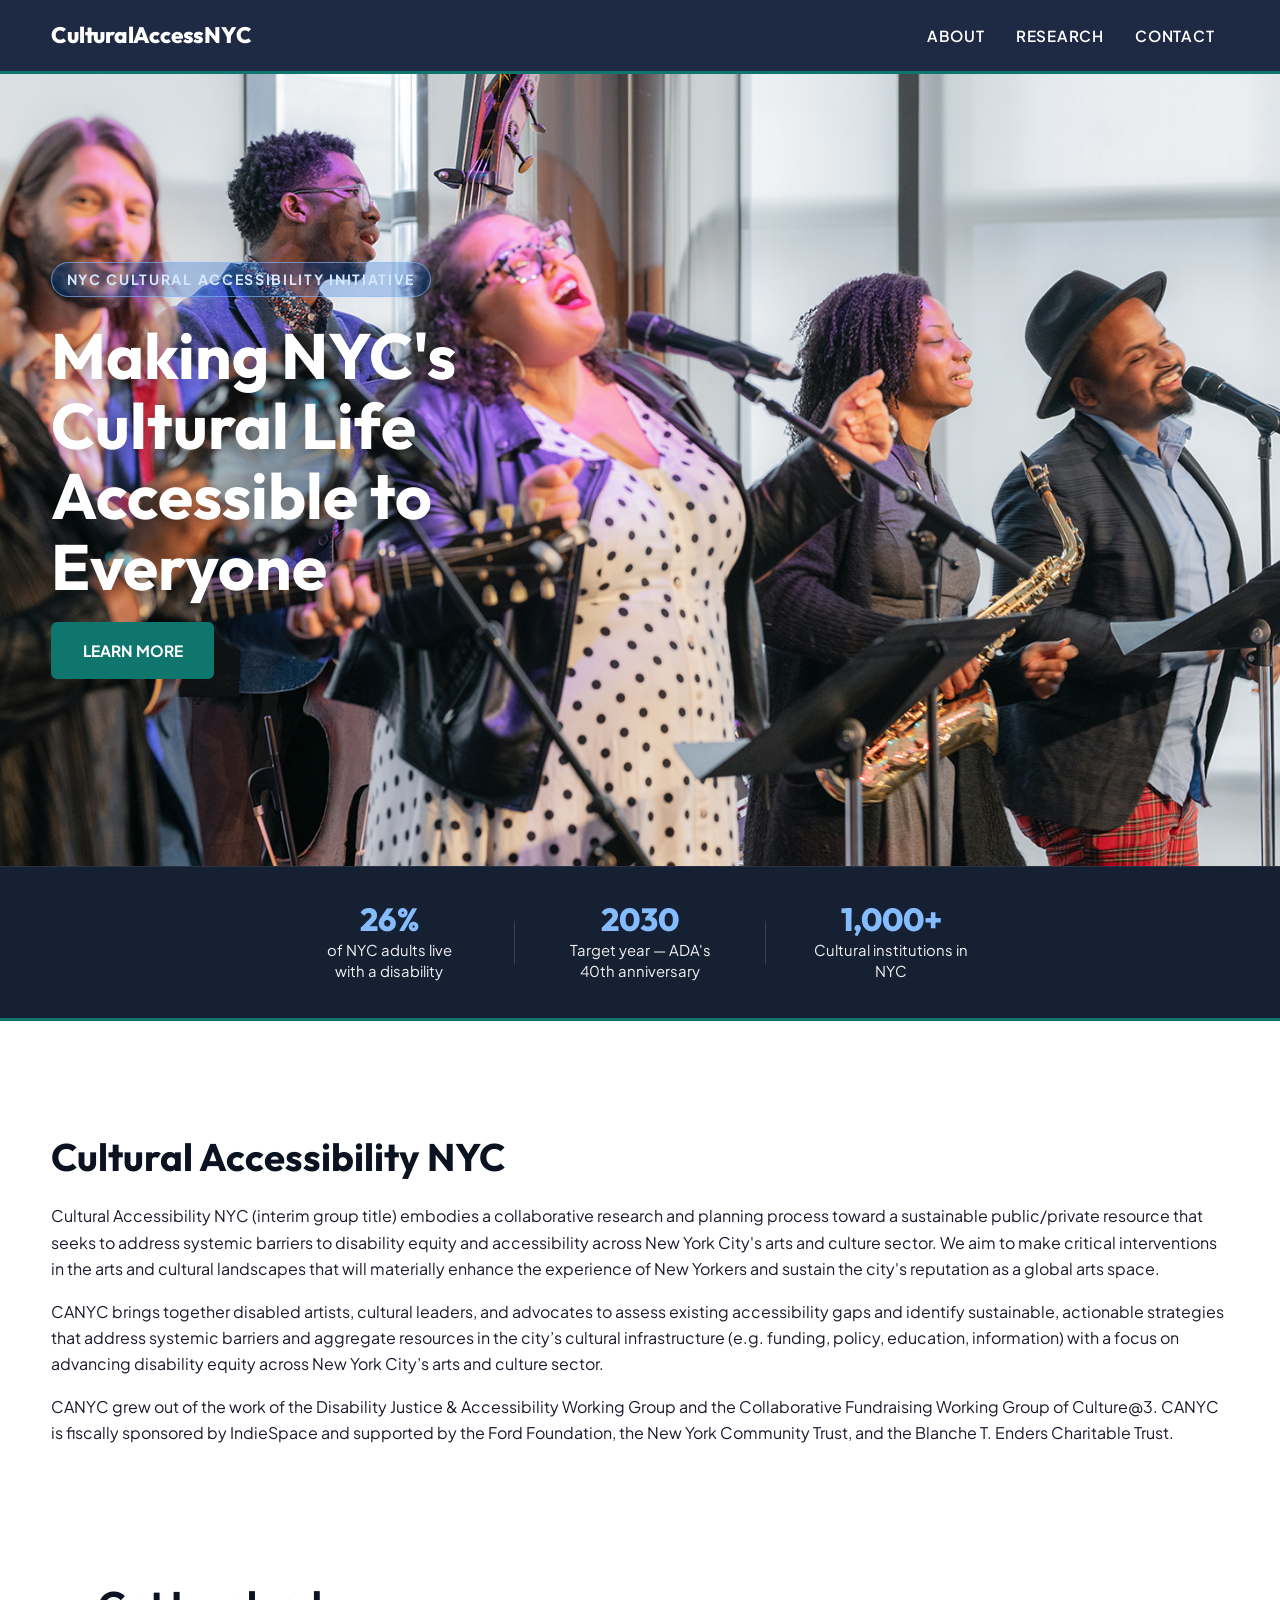
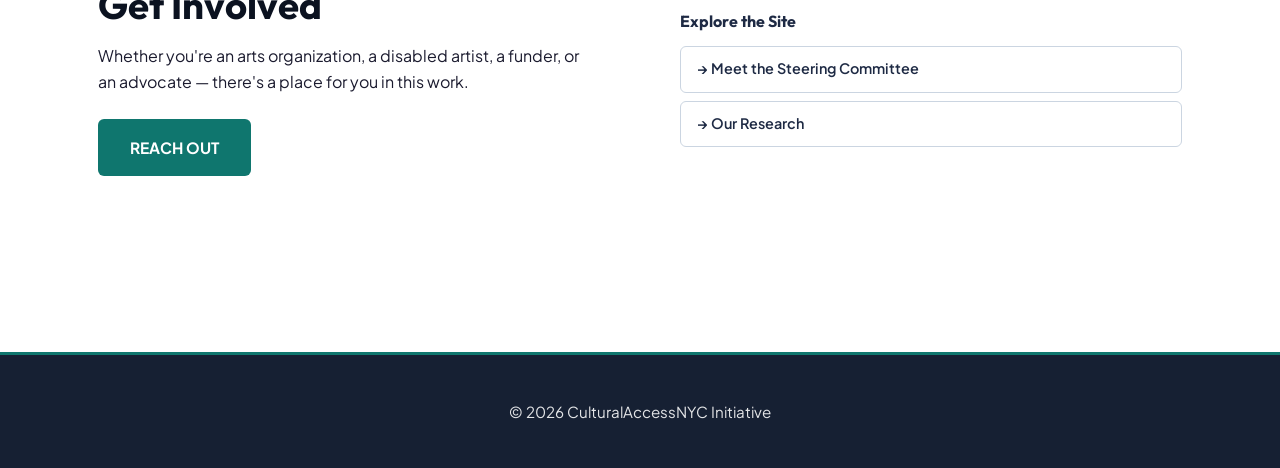
<file: index.html>
<!DOCTYPE html>
<html lang="en">
<head>
<meta charset="UTF-8">
<meta name="viewport" content="width=device-width, initial-scale=1.0">
<title>CulturalAccessNYC</title>
<link rel="stylesheet" href="style.css">
</head>
<body>
<a class="skip-link" href="#main-content">Skip to main content</a>
<header class="site-header" role="banner">
  <div class="container header-inner">
    <a href="index.html" class="logo" aria-label="CulturalAccessNYC — Home">CulturalAccessNYC</a>
    <nav aria-label="Primary navigation">
      <input type="checkbox" id="check" aria-hidden="true">
      <label for="check" class="checkbtn" aria-label="Open navigation menu" role="button" tabindex="0">☰</label>
      <ul class="nav-list" role="list">
        <li><a href="about.html">About</a></li>
        <li><a href="projects.html">Research</a></li>
        <li><a href="contact.html">Contact</a></li>
      </ul>
    </nav>
  </div>
</header>
<main id="main-content">
  <section class="hero" aria-label="Introduction">
    <div class="container">
      <div class="hero-card">
        <span class="hero-eyebrow">NYC Cultural Accessibility Initiative</span>
        <h1>Making NYC's Cultural Life Accessible to Everyone</h1>
        <a href="about.html" class="btn">Learn More</a>
      </div>
    </div>
  </section>

  <div class="stats-bar" role="region" aria-label="Key facts about disability in NYC">
    <div class="container stats-inner">
      <div class="stat-item">
        <span class="stat-num">26%</span>
        <span class="stat-label">of NYC adults live with a disability</span>
      </div>
      <div class="stat-divider" aria-hidden="true"></div>
      <div class="stat-item">
        <span class="stat-num">2030</span>
        <span class="stat-label">Target year — ADA's 40th anniversary</span>
      </div>
      <div class="stat-divider" aria-hidden="true"></div>
      <div class="stat-item">
        <span class="stat-num">1,000+</span>
        <span class="stat-label">Cultural institutions in NYC</span>
      </div>
    </div>
  </div>

  <section class="section section-light" aria-labelledby="focus-heading">
    <div class="container">
      <span class="section-label"></span>
      <h2 id="initiative-heading">Cultural Accessibility NYC</h2>
     <style>
  .intro-copy { margin-top: 1.5rem; margin-bottom: 3rem; }
  .intro-copy p { max-width: none; }
  .intro-copy p + p { margin-top: 1rem; }
</style>
<div class="intro-copy">
<p>Cultural Accessibility NYC (interim group title) embodies a collaborative research and planning process toward a sustainable public/private resource that seeks to address systemic barriers to disability equity and accessibility across New York City's arts and culture sector. We aim to make critical interventions in the arts and cultural landscapes that will materially enhance the experience of New Yorkers and sustain the city's reputation as a global arts space.</p>

<p>CANYC brings together disabled artists, cultural leaders, and advocates to assess existing accessibility gaps and identify sustainable, actionable strategies that address systemic barriers and aggregate resources in the city’s cultural infrastructure (e.g. funding, policy, education, information) with a focus on advancing disability equity across New York City’s arts and culture sector.</p>

<p>CANYC grew out of the work of the Disability Justice & Accessibility Working Group and the Collaborative Fundraising Working Group of Culture@3. CANYC is fiscally sponsored by IndieSpace and supported by the Ford Foundation, the New York Community Trust, and the Blanche T. Enders Charitable Trust.</p>

</div>

      

  <!-- CTA -->
  <section class="section section-light">
    <div class="container cta-split">
      <div class="cta-block-left">
        <h2 id="cta-heading">Get Involved</h2>
        <p>Whether you're an arts organization, a disabled artist, a funder, or an advocate — there's a place for you in this work.</p>
        <a href="contact.html" class="btn" style="margin-top: 1.5rem;">Reach Out</a>
      </div>
      <div class="cta-block-right" aria-label="Quick links">
        <h3>Explore the Site</h3>
        <ul class="quick-links" role="list">
          <li><a href="about.html" class="quick-link">→ Meet the Steering Committee</a></li>
          <li><a href="projects.html" class="quick-link">→ Our Research</a></li>
        </ul>
      </div>
    </div>
  </section>
</main>

<footer class="footer" role="contentinfo">
  <div class="container">
    <p>&copy; 2026 CulturalAccessNYC Initiative</p>
  </div>
</footer>
<script>
const checkbox = document.getElementById("check");
const label = document.querySelector(".checkbtn");
checkbox.addEventListener("change", function () {
  document.body.style.overflow = this.checked ? "hidden" : "";
  label.setAttribute("aria-label", this.checked ? "Close navigation menu" : "Open navigation menu");
});
label.addEventListener("keydown", function(e) {
  if (e.key === "Enter" || e.key === " ") {
    e.preventDefault();
    checkbox.checked = !checkbox.checked;
    checkbox.dispatchEvent(new Event("change"));
  }
});
</script>
</body>
</html>
</file>
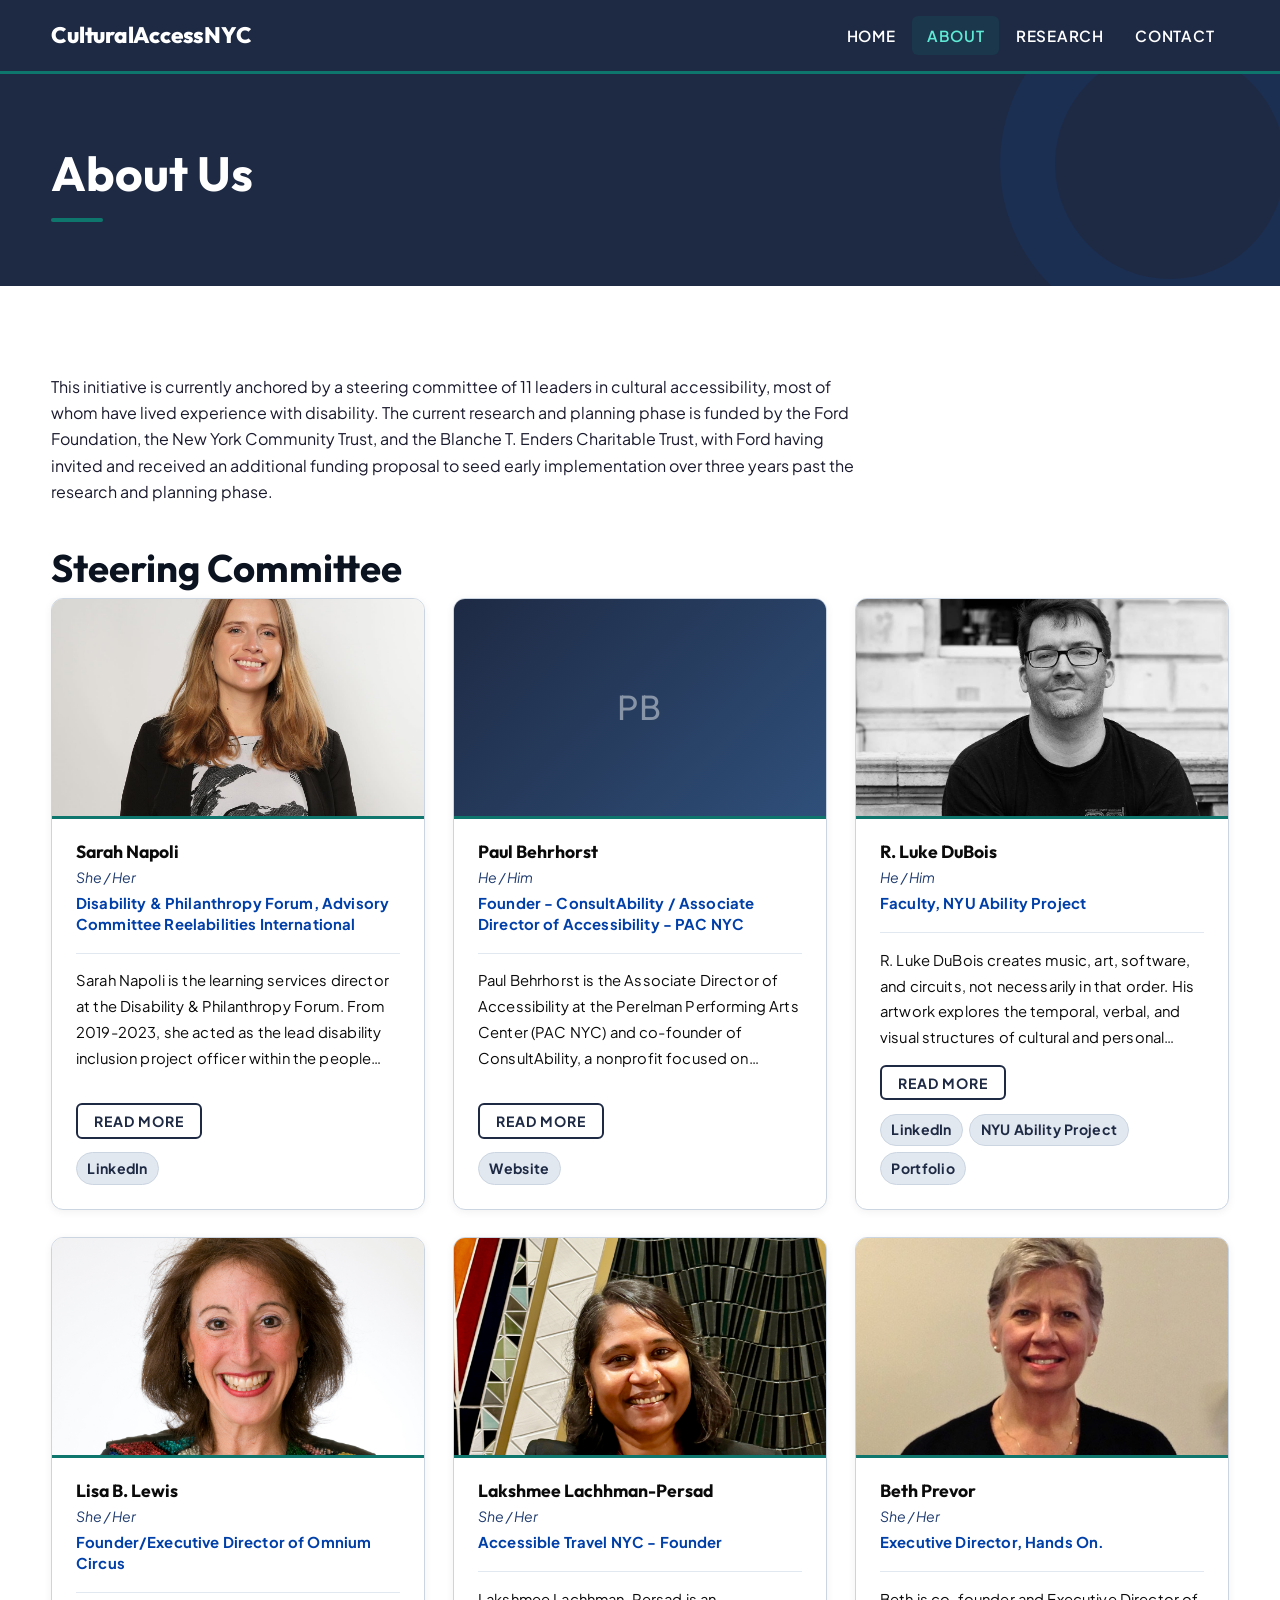
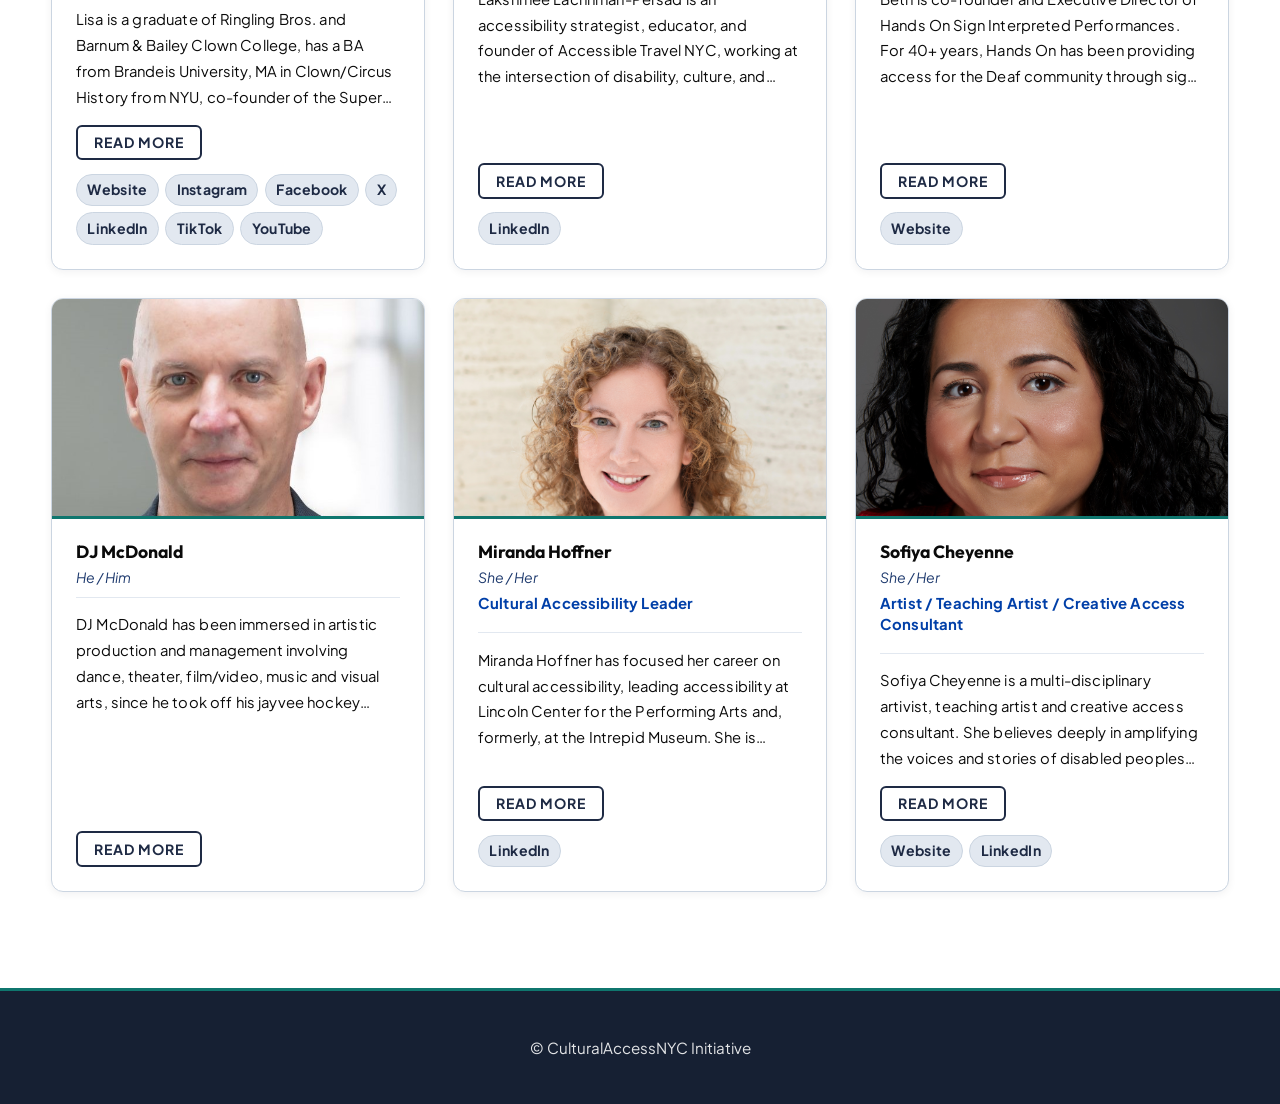
<file: about.html>
<!DOCTYPE html>
<html lang="en">
<head>
<meta charset="UTF-8">
<meta name="viewport" content="width=device-width, initial-scale=1.0">
<title>About | ADAptNYC2030</title>
<link rel="stylesheet" href="style.css">
</head>

<body>

<a class="skip-link" href="#main-content">Skip to main content</a>

<header class="site-header" role="banner">
  <div class="container header-inner">
    <a href="index.html" class="logo" aria-label="ADAptNYC2030 — Home">CulturalAccessNYC</a>
    <nav aria-label="Primary navigation">
      <input type="checkbox" id="check" aria-hidden="true">
      <label for="check" class="checkbtn" aria-label="Open navigation menu" role="button" tabindex="0">☰</label>
      <ul class="nav-list" role="list">
        <li><a href="index.html">Home</a></li>
        <li><a href="about.html" aria-current="page">About</a></li>
        <li><a href="projects.html">Research</a></li>
        <li><a href="contact.html">Contact</a></li>
      </ul>
    </nav>
  </div>
</header>

<main id="main-content">

  <section class="page-hero" aria-labelledby="page-title">
    <div class="container">
      <h1 id="page-title">About Us</h1>
    </div>
  </section>

  <section class="section section-light" aria-labelledby="committee-heading">
    <div class="container">
      <p>
This initiative is currently anchored by a steering committee of 11 leaders in cultural accessibility, most of whom have lived experience with disability. The current research and planning phase is funded by the Ford Foundation, the New York Community Trust, and the Blanche T. Enders Charitable Trust, with Ford having invited and received an additional funding proposal to seed early implementation over three years past the research and planning phase.

      </p>

      <h2 id="committee-heading" style="margin-top: 40px;">Steering Committee</h2>
      <div id="members-container" aria-live="polite" aria-label="Steering committee members"></div>
    </div>
  </section>

</main>

<footer class="footer" role="contentinfo">
  <div class="container">
    <p>&copy; CulturalAccessNYC Initiative</p>
  </div>
</footer>

<script>
const checkbox = document.getElementById("check");
const label = document.querySelector(".checkbtn");

checkbox.addEventListener("change", function () {
  document.body.style.overflow = this.checked ? "hidden" : "";
  label.setAttribute("aria-label", this.checked ? "Close navigation menu" : "Open navigation menu");
});

label.addEventListener("keydown", function(e) {
  if (e.key === "Enter" || e.key === " ") {
    e.preventDefault();
    checkbox.checked = !checkbox.checked;
    checkbox.dispatchEvent(new Event("change"));
  }
});
</script>
<script src="script.js"></script>
</body>
</html>
</file>
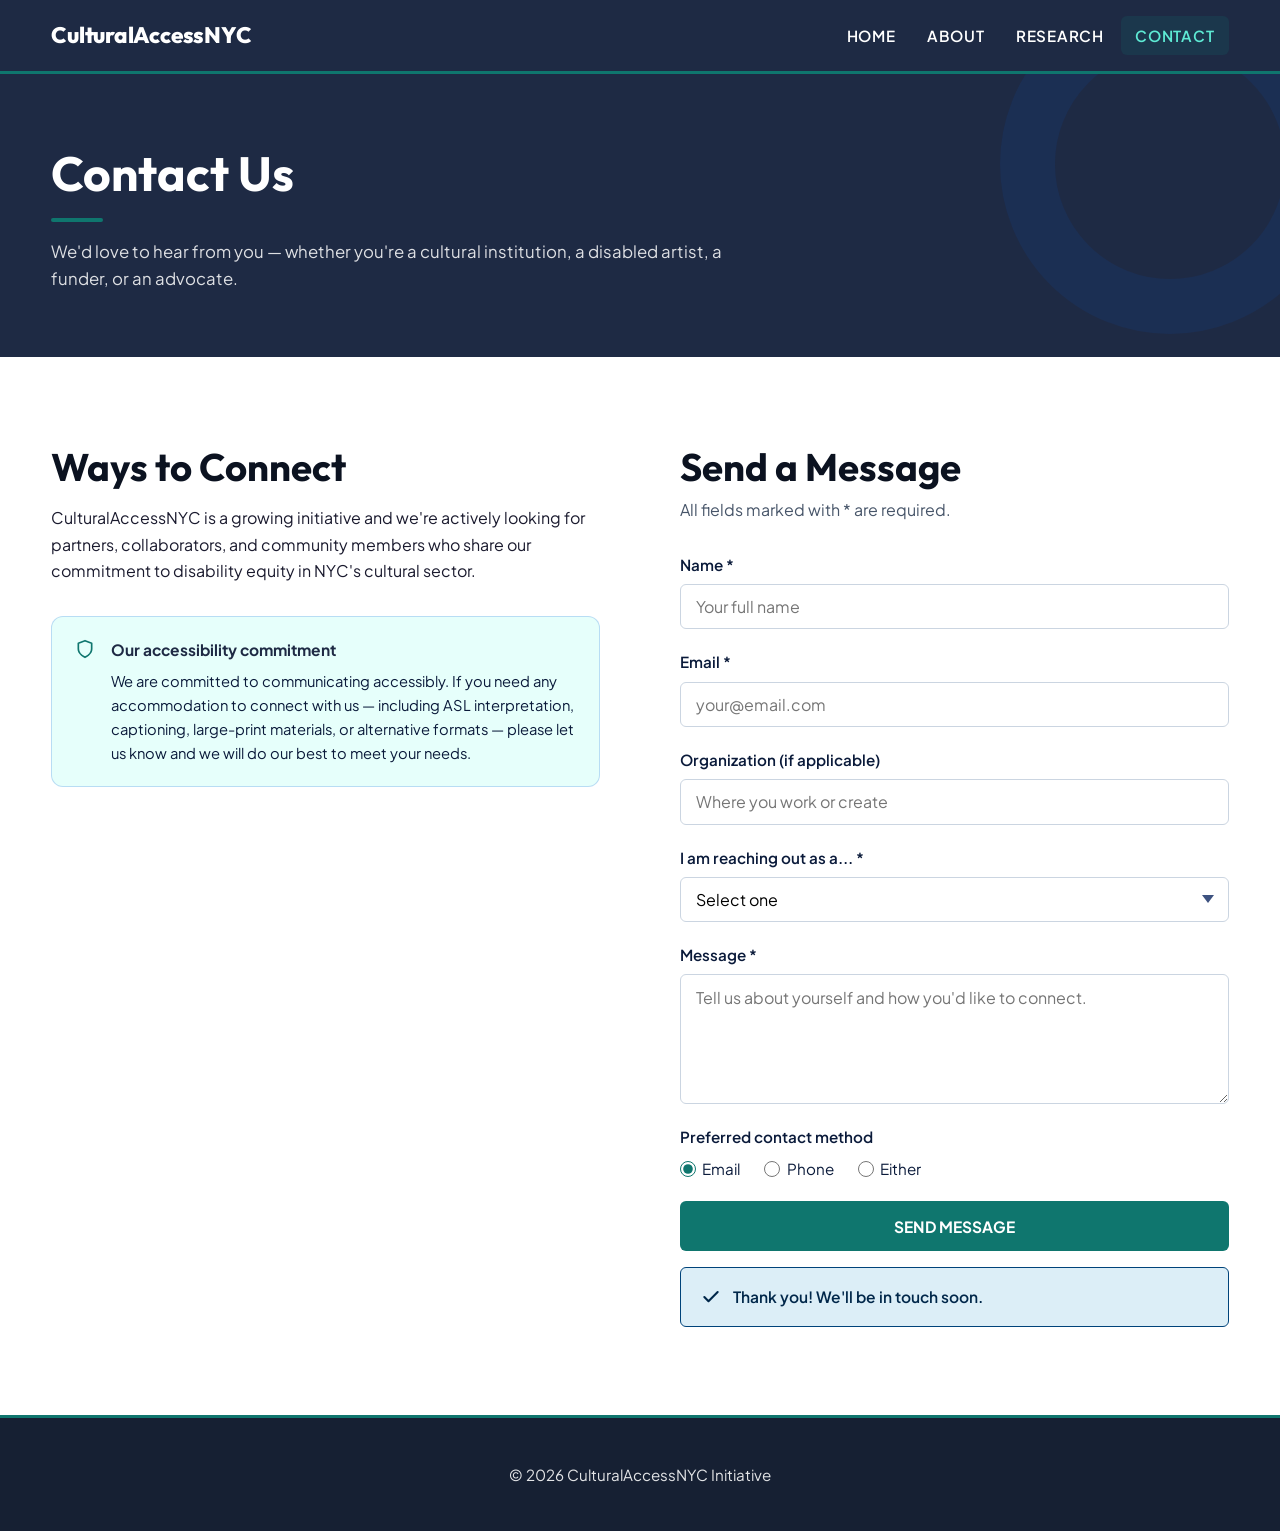
<file: contact.html>
<!DOCTYPE html>
<html lang="en">
<head>
<meta charset="UTF-8">
<meta name="viewport" content="width=device-width, initial-scale=1.0">
<title>Contact | CulturalAccessNYC</title>
<link rel="stylesheet" href="style.css">
</head>
<body>
<a class="skip-link" href="#main-content">Skip to main content</a>
<header class="site-header" role="banner">
  <div class="container header-inner">
    <a href="index.html" class="logo" aria-label="CulturalAccessNYC — Home">CulturalAccessNYC</a>
    <nav aria-label="Primary navigation">
      <input type="checkbox" id="check" aria-hidden="true">
      <label for="check" class="checkbtn" aria-label="Open navigation menu" role="button" tabindex="0">☰</label>
      <ul class="nav-list" role="list">
        <li><a href="index.html">Home</a></li>
        <li><a href="about.html">About</a></li>
        <li><a href="projects.html">Research</a></li>
        <li><a href="contact.html" aria-current="page">Contact</a></li>
      </ul>
    </nav>
  </div>
</header>
<main id="main-content">

  <section class="page-hero" aria-labelledby="page-title">
    <div class="container">
      <h1 id="page-title">Contact Us</h1>
      <p class="page-hero-sub">We'd love to hear from you — whether you're a cultural institution, a disabled artist, a funder, or an advocate.</p>
    </div>
  </section>

  <section class="section section-light" aria-labelledby="contact-heading">
    <div class="container contact-layout">

      <!-- Ways to connect -->
      <div class="contact-info">
        <h2 id="contact-heading">Ways to Connect</h2>
        <p style="margin-bottom: 2rem;">CulturalAccessNYC is a growing initiative and we're actively looking for partners, collaborators, and community members who share our commitment to disability equity in NYC's cultural sector.</p>

        <div class="accessibility-note" role="note" aria-label="Accessibility commitment">
          <div class="accessibility-note-icon" aria-hidden="true">
            <svg width="20" height="20" viewBox="0 0 24 24" fill="none" stroke="currentColor" stroke-width="2" stroke-linecap="round" stroke-linejoin="round"><path d="M12 22s8-4 8-10V5l-8-3-8 3v7c0 6 8 10 8 10z"/></svg>
          </div>
          <div>
            <strong>Our accessibility commitment</strong>
            <p>We are committed to communicating accessibly. If you need any accommodation to connect with us — including ASL interpretation, captioning, large-print materials, or alternative formats — please let us know and we will do our best to meet your needs.</p>
          </div>
        </div>
      </div>

      <!-- Contact form -->
      <div class="contact-form-wrap">
        <h2>Send a Message</h2>
        <p style="margin-bottom: 1.75rem; color: var(--text-muted);">All fields marked with * are required.</p>
        <div class="contact-form" id="contact-form" novalidate>
          <div class="form-group">
            <label for="name" class="form-label">Name *</label>
            <input type="text" id="name" name="name" autocomplete="name" required aria-required="true" class="form-input" placeholder="Your full name">
          </div>
          <div class="form-group">
            <label for="email" class="form-label">Email *</label>
            <input type="email" id="email" name="email" autocomplete="email" required aria-required="true" class="form-input" placeholder="your@email.com">
          </div>
          <div class="form-group">
            <label for="org" class="form-label">Organization (if applicable)</label>
            <input type="text" id="org" name="org" autocomplete="organization" class="form-input" placeholder="Where you work or create">
          </div>
          <div class="form-group">
            <label for="reason" class="form-label">I am reaching out as a... *</label>
            <select id="reason" name="reason" required aria-required="true" class="form-input form-select">
              <option value="" disabled selected>Select one</option>
              <option value="institution">Cultural institution or organization</option>
              <option value="artist">Disabled artist or community member</option>
              <option value="funder">Funder or philanthropic partner</option>
              <option value="advocate">Disability advocate</option>
              <option value="press">Press or researcher</option>
              <option value="other">Other</option>
            </select>
          </div>
          <div class="form-group">
            <label for="message" class="form-label">Message *</label>
            <textarea id="message" name="message" required aria-required="true" class="form-input form-textarea" rows="5" placeholder="Tell us about yourself and how you'd like to connect."></textarea>
          </div>
          <div class="form-group">
            <label class="form-label">Preferred contact method</label>
            <div class="radio-group" role="group" aria-label="Preferred contact method">
              <label class="radio-label"><input type="radio" name="contact-pref" value="email" checked> Email</label>
              <label class="radio-label"><input type="radio" name="contact-pref" value="phone"> Phone</label>
              <label class="radio-label"><input type="radio" name="contact-pref" value="either"> Either</label>
            </div>
          </div>
          <button type="button" class="btn" id="submit-btn" style="width: 100%; justify-content: center;">Send Message</button>
          <div id="form-success" class="form-success" hidden role="alert">
            <svg width="20" height="20" viewBox="0 0 24 24" fill="none" stroke="currentColor" stroke-width="2.5" stroke-linecap="round" stroke-linejoin="round" aria-hidden="true"><polyline points="20 6 9 17 4 12"/></svg>
            <span>Thank you! We'll be in touch soon.</span>
          </div>
        </div>
      </div>

    </div>
  </section>

</main>
<footer class="footer" role="contentinfo">
  <div class="container">
    <p>&copy; 2026 CulturalAccessNYC Initiative</p>
  </div>
</footer>
<script>
const checkbox = document.getElementById("check");
const label = document.querySelector(".checkbtn");
checkbox.addEventListener("change", function () {
  document.body.style.overflow = this.checked ? "hidden" : "";
  label.setAttribute("aria-label", this.checked ? "Close navigation menu" : "Open navigation menu");
});
label.addEventListener("keydown", function(e) {
  if (e.key === "Enter" || e.key === " ") {
    e.preventDefault();
    checkbox.checked = !checkbox.checked;
    checkbox.dispatchEvent(new Event("change"));
  }
});

document.getElementById('submit-btn').addEventListener('click', function() {
  const name = document.getElementById('name').value.trim();
  const email = document.getElementById('email').value.trim();
  const reason = document.getElementById('reason').value;
  const message = document.getElementById('message').value.trim();
  if (!name || !email || !reason || !message) {
    alert('Please fill in all required fields.');
    return;
  }
  document.getElementById('contact-form').style.opacity = '0.4';
  document.getElementById('contact-form').style.pointerEvents = 'none';
  document.getElementById('form-success').hidden = false;
  document.getElementById('form-success').focus();
});
</script>
</body>
</html>
</file>
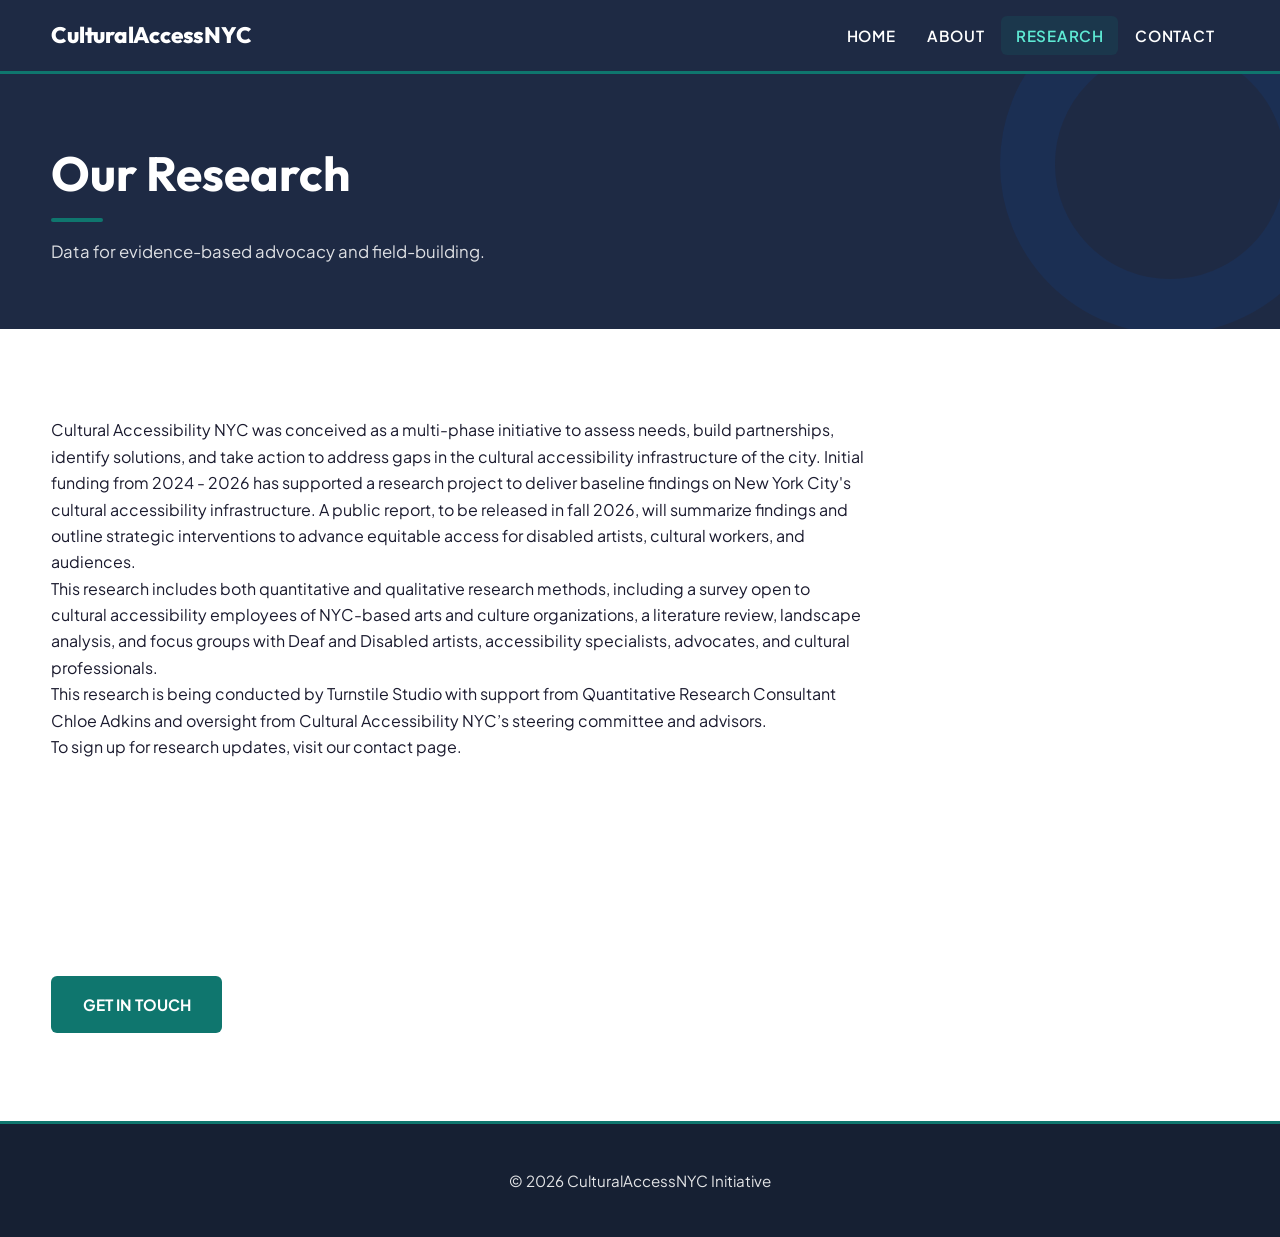
<file: projects.html>
<!DOCTYPE html>
<html lang="en">
<head>
<meta charset="UTF-8">
<meta name="viewport" content="width=device-width, initial-scale=1.0">
<title>Research | CulturalAccessNYC</title>
<link rel="stylesheet" href="style.css">
</head>
<body>
<a class="skip-link" href="#main-content">Skip to main content</a>
<header class="site-header" role="banner">
  <div class="container header-inner">
    <a href="index.html" class="logo" aria-label="CulturalAccessNYC — Home">CulturalAccessNYC</a>
    <nav aria-label="Primary navigation">
      <input type="checkbox" id="check" aria-hidden="true">
      <label for="check" class="checkbtn" aria-label="Open navigation menu" role="button" tabindex="0">☰</label>
      <ul class="nav-list" role="list">
        <li><a href="index.html">Home</a></li>
        <li><a href="about.html">About</a></li>
        <li><a href="projects.html" aria-current="page">Research</a></li>
        <li><a href="contact.html">Contact</a></li>
      </ul>
    </nav>
  </div>
</header>
<main id="main-content">

  <section class="page-hero" aria-labelledby="page-title">
    <div class="container">
      <h1 id="page-title">Our Research</h1>
      <p class="page-hero-sub">Data for evidence-based advocacy and field-building.</p>
    </div>
  </section>

  <!-- Timeline: Road to 2030 -->
  <section class="section section-light" aria-labelledby="timeline-heading">
    <div class="container">

      <p>Cultural Accessibility NYC was conceived as a multi-phase initiative to assess needs, build partnerships, identify solutions, and take action to address gaps in the cultural accessibility infrastructure of the city. Initial funding from 2024 - 2026 has supported a research project to deliver baseline findings on New York City's cultural accessibility infrastructure. A public report, to be released in fall 2026, will summarize findings and outline strategic interventions to advance equitable access for disabled artists, cultural workers, and audiences.</p>
      
       <p>This research includes both quantitative and qualitative research methods, including a survey open to cultural accessibility employees of NYC-based arts and culture organizations, a literature review, landscape analysis, and focus groups with Deaf and Disabled artists, accessibility specialists, advocates, and cultural professionals.</p>

        <p>This research is being conducted by Turnstile Studio with support from Quantitative Research Consultant Chloe Adkins and oversight from Cultural Accessibility NYC’s steering committee and advisors.</p>


        <p>To sign up for research updates, visit our contact page.</p>

    </div>
  </section>


  <!-- Partner with us -->
  <section class="section section-light" aria-labelledby="partner-heading">
    <div class="container">

      <a href="contact.html" class="btn" style="margin-top: 2.5rem;">Get in Touch</a>
    </div>
  </section>

</main>
<footer class="footer" role="contentinfo">
  <div class="container">
    <p>&copy; 2026 CulturalAccessNYC Initiative</p>
  </div>
</footer>
<script>
const checkbox = document.getElementById("check");
const label = document.querySelector(".checkbtn");
checkbox.addEventListener("change", function () {
  document.body.style.overflow = this.checked ? "hidden" : "";
  label.setAttribute("aria-label", this.checked ? "Close navigation menu" : "Open navigation menu");
});
label.addEventListener("keydown", function(e) {
  if (e.key === "Enter" || e.key === " ") {
    e.preventDefault();
    checkbox.checked = !checkbox.checked;
    checkbox.dispatchEvent(new Event("change"));
  }
});
</script>
</body>
</html>
</file>
<file: style.css>
@import url('https://fonts.googleapis.com/css2?family=Outfit:wght@600;700;800&family=Plus+Jakarta+Sans:ital,wght@0,300;0,400;0,500;0,600;0,700;1,300;1,400&display=swap');

:root {
  /* Core brand (deep indigo base) */
  --navy:        #1e2a44;
  --navy-mid:    #162033;
  --navy-light:  #2f4f7a;

  /* Primary accent (teal for clarity + accessibility) */
  --amber:       #0f766e;
  --amber-light: #14b8a6;
  --amber-pale:  #e6fffb;

  /* Secondary accent*/
  /* (kept under same naming system to avoid breaking styles) */

  /* Neutrals */
  --white:       #ffffff;
  --off-white:   #f7f9fc;
  --stone:       #e2e8f0;

  /* Text (high contrast) */
  --text-primary:   #0b1220;
  --text-secondary: #1f2a44;
  --text-muted:     #475569;

  /* UI elements */
  --border:         #cbd5e1;
  --focus-ring:     #f97316; /* warm coral/orange for visibility */

  /* Shape + motion */
  --radius-sm:   6px;
  --radius-md:   12px;
  --radius-lg:   20px;

  /* Shadows tuned slightly cooler for new palette */
  --shadow-sm:   0 2px 8px rgba(15, 23, 42, 0.06);
  --shadow-md:   0 8px 28px rgba(15, 23, 42, 0.10);
  --shadow-lg:   0 20px 50px rgba(15, 23, 42, 0.14);

  --transition:  0.22s cubic-bezier(0.4, 0, 0.2, 1);
}

/* ── Reset ── */
*, *::before, *::after {
  box-sizing: border-box;
  margin: 0;
  padding: 0;
}

/* ── Skip Link (keyboard / screen reader navigation) ── */
.skip-link {
  position: absolute;
  top: -100px;
  left: 1rem;
  z-index: 9999;
  background: var(--amber);
  color: var(--white);
  font-family: 'Plus Jakarta Sans', sans-serif;
  font-weight: 700;
  font-size: 0.95rem;
  padding: 0.75rem 1.25rem;
  border-radius: var(--radius-sm);
  text-decoration: none;
  transition: top 0.2s ease;
}
.skip-link:focus {
  top: 1rem;
  outline: 3px solid var(--navy);
  outline-offset: 2px;
}

/* ── Base ── */
html { scroll-behavior: smooth; }

body {
  font-family: 'Plus Jakarta Sans', system-ui, sans-serif;
  font-size: 1rem;
  line-height: 1.65;
  color: var(--text-primary);
  background: var(--off-white);
  overflow-x: hidden;
}

/* ── Focus — always visible, never removed ── */
:focus-visible {
  outline: 3px solid var(--focus-ring);
  outline-offset: 3px;
  border-radius: var(--radius-sm);
}

/* ── Typography ── */
h1, h2, h3, h4 {
  font-family: 'Outfit', system-ui, sans-serif;
  line-height: 1.15;
  color: var(--text-primary);
  font-weight: 700;
}

h1 { font-size: clamp(2.2rem, 5vw, 3.8rem); }
h2 { font-size: clamp(1.6rem, 3vw, 2.4rem); }
h3 { font-size: clamp(1.05rem, 2vw, 1.35rem); }

p {
  color: #1a1a2e;
  max-width: 68ch;
}

/* ── Layout ── */
.container {
  width: min(92%, 1200px);
  margin-inline: auto;
}

.section {
  padding: 5.5rem 0;
}

.section-light { background: var(--white); }
.section-muted { background: var(--navy); }

/* ── Header ── */
.site-header {
  background: var(--navy);
  position: sticky;
  top: 0;
  z-index: 1000;
  border-bottom: 3px solid var(--amber);
  transform: translateZ(0);
  will-change: transform;
}

.header-inner {
  display: flex;
  justify-content: space-between;
  align-items: center;
  padding: 1rem 0;
  gap: 1rem;
}

.logo {
  font-family: 'Outfit', sans-serif;
  font-size: 1.4rem;
  font-weight: 800;
  text-decoration: none;
  color: var(--white);
  letter-spacing: -0.01em;
  flex-shrink: 0;
  transition: color var(--transition);
}
.logo:hover { color: #5eead4; }
.logo:focus-visible { outline-color: var(--amber); border-radius: 4px; }

/* ── Nav ── */
nav { position: relative; }

.nav-list {
  list-style: none;
  display: flex;
  gap: 0.15rem;
  align-items: center;
}
.nav-list li { margin: 0; }

.nav-list a {
  display: block;
  text-decoration: none;
  color: #ffffff;
  font-family: 'Plus Jakarta Sans', sans-serif;
  font-weight: 600;
  font-size: 0.95rem;
  letter-spacing: 0.05em;
  text-transform: uppercase;
  padding: 0.45rem 0.9rem;
  border-radius: var(--radius-sm);
  transition: color var(--transition), background var(--transition);
}
.nav-list a:hover,
.nav-list a[aria-current="page"] {
  color: #5eead4;
  background: rgba(15,118,110,0.18);
}
.nav-list a:focus-visible { outline-color: var(--amber); }

/* Hamburger */
#check { display: none; }

.checkbtn {
  display: none;
  background: none;
  border: 2px solid rgba(255,255,255,0.45);
  color: var(--white);
  font-size: 1.25rem;
  width: 44px;
  height: 44px;
  border-radius: var(--radius-sm);
  cursor: pointer;
  align-items: center;
  justify-content: center;
  line-height: 1;
  position: relative;
  z-index: 2000;
  transition: border-color var(--transition), background var(--transition);
}
.checkbtn:hover {
  border-color: #5eead4;
  background: rgba(15,118,110,0.18);
}

/* ── Hero ── */
.hero {
  background-image: url("hero.jpg");
  background-size: cover;
  background-position: center 30%;
  background-repeat: no-repeat;
  position: relative;
  min-height: 88vh;
  display: flex;
  align-items: center;
  padding: 5rem 0;
}

.hero::before {
  content: '';
  position: absolute;
  inset: 0;
  background: linear-gradient(
    105deg,
    rgba(0,48,135,0.28) 70%
  );//
}

.hero .container {
  position: relative;
  z-index: 1;
}

.hero-card {
  max-width: 620px;
  animation: heroFadeUp 0.9s ease both;
}

@keyframes heroFadeUp {
  from { opacity: 0; transform: translateY(30px); }
  to   { opacity: 1; transform: translateY(0); }
}

.hero-eyebrow {
  display: inline-block;
  font-size: 0.88rem;
  font-weight: 700;
  letter-spacing: 0.12em;
  text-transform: uppercase;
  color: #d6e8ff;
  background: rgba(0,87,216,0.25);
  border: 1px solid rgba(140,190,255,0.6);
  padding: 0.3rem 0.9rem;
  border-radius: 100px;
  margin-bottom: 1.5rem;
}

.hero-card h1 {
  color: var(--white);
  font-size: clamp(2.3rem, 5.5vw, 4rem);
  margin-bottom: 1.25rem;
  text-shadow: 0 2px 20px rgba(0,0,0,0.4);
  line-height: 1.1;
}

.hero-card p {
  color: rgba(255,255,255,0.88);
  font-size: 1.15rem;
  margin-bottom: 2.25rem;
  max-width: 52ch;
  text-shadow: 0 1px 8px rgba(0,0,0,0.3);
}

/* ── Buttons ── */
.btn {
  display: inline-flex;
  align-items: center;
  gap: 0.4rem;
  background: var(--amber);
  color: var(--white);
  padding: 0.85rem 1.85rem;
  border-radius: var(--radius-sm);
  font-family: 'Plus Jakarta Sans', sans-serif;
  font-weight: 700;
  font-size: 0.97rem;
  text-transform: uppercase;
  text-decoration: none;
  border: 2px solid transparent;
  transition: background var(--transition), transform var(--transition), box-shadow var(--transition);
  cursor: pointer;
}
.btn:hover {
  background: #0048b5;
  transform: translateY(-2px);
  box-shadow: 0 8px 24px rgba(0,87,216,0.38);
}
.btn:focus-visible {
  outline: 3px solid var(--white);
  outline-offset: 3px;
}
.btn:active { transform: translateY(0); }

/* ── Feature Cards ── */
.cards {
  display: grid;
  grid-template-columns: repeat(auto-fit, minmax(280px, 1fr));
  gap: 1.75rem;
}

.card {
  background: var(--white);
  padding: 2.25rem 2rem;
  border-radius: var(--radius-md);
  box-shadow: var(--shadow-sm);
  border: 1px solid var(--border);
  position: relative;
  overflow: hidden;
  transition: transform var(--transition), box-shadow var(--transition);
}
.card::before {
  content: '';
  position: absolute;
  top: 0; left: 0; right: 0;
  height: 3px;
  background: linear-gradient(90deg, var(--amber), var(--amber-light));
  transform: scaleX(0);
  transform-origin: left;
  transition: transform var(--transition);
}
.card:hover { transform: translateY(-4px); box-shadow: var(--shadow-md); }
.card:hover::before { transform: scaleX(1); }
.card h3 { margin-bottom: 0.85rem; color: var(--navy); }
.card p { font-size: 1rem; }

/* ── Section label ── */
.section-label {
  display: inline-block;
  font-size: 0.88rem;
  font-weight: 700;
  letter-spacing: 0.12em;
  text-transform: uppercase;
  color: var(--amber);
  margin-bottom: 0.75rem;
}

/* ── Page Hero (inner pages) ── */
.page-hero {
  background: var(--navy);
  color: var(--white);
  padding: 4.5rem 0 4rem;
  position: relative;
  overflow: hidden;
}
.page-hero::after {
  content: '';
  position: absolute;
  right: -60px; top: -80px;
  width: 340px; height: 340px;
  border-radius: 50%;
  border: 55px solid rgba(0,87,216,0.10);
  pointer-events: none;
}
.page-hero h1 {
  color: var(--white);
  font-size: clamp(2rem, 4vw, 3rem);
  position: relative;
  z-index: 1;
}
.page-hero h1::after {
  content: '';
  display: block;
  width: 52px; height: 4px;
  background: var(--amber);
  margin-top: 1rem;
  border-radius: 2px;
}

/* ── CTA / Dark sections ── */
.section-muted h2 { color: var(--white); }
.section-muted p { color: rgba(255,255,255,0.95); margin-bottom: 2rem; }

/* ── Footer ── */
.footer {
  background: var(--navy-mid);
  color: var(--white);
  padding: 2.75rem 0;
  border-top: 3px solid var(--amber);
  text-align: center;
}
.footer p {
  opacity: 1;
  color: rgba(255,255,255,0.88);
  font-size: 0.95rem;
  max-width: none;
}

/* ── Members Grid ── */
#members-container {
  display: grid;
  grid-template-columns: repeat(3, 1fr);
  gap: 1.75rem;
  padding: 0.5rem 0;
  contain: layout;
}

/* ── Member Card ── */
.member-card {
  background: var(--white);
  border-radius: var(--radius-md);
  overflow: hidden;
  box-shadow: var(--shadow-sm);
  border: 1px solid var(--border);
  transition: transform var(--transition), box-shadow var(--transition);
  display: flex;
  flex-direction: column;
  will-change: transform;
  contain: layout style;
}
.member-card:hover {
  transform: translateY(-5px);
  box-shadow: var(--shadow-lg);
}
.member-card:focus-within {
  box-shadow: 0 0 0 3px var(--focus-ring), var(--shadow-md);
}

.member-card img {
  width: 100%;
  height: 220px;
  object-fit: cover;
  object-position: top;
  display: block;
  border-bottom: 3px solid var(--amber);
}

.member-card .no-photo {
  width: 100%;
  height: 220px;
  background: linear-gradient(135deg, var(--navy) 0%, var(--navy-light) 100%);
  display: flex;
  align-items: center;
  justify-content: center;
  border-bottom: 3px solid var(--amber);
}
.no-photo-initials {
  font-family: 'Outfit', sans-serif;
  font-size: 2.2rem;
  color: rgba(255,255,255,0.45);
  letter-spacing: 0.04em;
  user-select: none;
}

.card-content {
  padding: 1.35rem 1.5rem 1.5rem;
  display: flex;
  flex-direction: column;
  flex-grow: 1;
}
.card-content h3 {
  margin: 0 0 0.15rem;
  font-size: 1.1rem;
  font-weight: 700;
  color: #0a0a0a;
  line-height: 1.3;
}

.pronouns {
  font-size: 0.88rem;
  color: #1e3a6e;
  font-style: italic;
  margin-bottom: 0.25rem;
}
.title {
  font-size: 0.93rem;
  color: #003fa8;
  font-weight: 700;
  letter-spacing: 0.01em;
  line-height: 1.4;
  margin-bottom: 0.9rem;
}

.bio-container {
  display: flex;
  flex-direction: column;
  flex-grow: 1;
  border-top: 1px solid var(--stone);
  padding-top: 0.9rem;
  margin-top: 0.25rem;
}
.bio-text {
  display: -webkit-box;
  -webkit-line-clamp: 4;
  -webkit-box-orient: vertical;
  overflow: hidden;
  font-size: 0.925rem;
  color: #0a0a0a;
  line-height: 1.75;
  max-height: calc(0.925rem * 1.75 * 4);
  margin-bottom: 0.85rem;
  letter-spacing: 0.01em;
}
.bio-text.expanded {
  display: block;
  -webkit-line-clamp: unset;
  height: auto;
  overflow: visible;
}

.toggle-btn {
  margin-top: auto;
  align-self: flex-start;
  padding: 0.42rem 1rem;
  border: 2px solid var(--navy);
  background: transparent;
  color: var(--navy);
  border-radius: var(--radius-sm);
  cursor: pointer;
  font-family: 'Plus Jakarta Sans', sans-serif;
  font-size: 0.88rem;
  font-weight: 700;
  letter-spacing: 0.06em;
  text-transform: uppercase;
  transition: background var(--transition), color var(--transition), transform var(--transition);
}
  background: var(--navy);
  color: var(--white);
  transform: translateY(-1px);
}
.toggle-btn:focus-visible {
  outline: 3px solid var(--focus-ring);
  outline-offset: 3px;
}

.links {
  margin-top: 0.85rem;
  display: flex;
  flex-wrap: wrap;
  gap: 0.4rem;
}
.links a {
  display: inline-flex;
  align-items: center;
  font-size: 0.88rem;
  font-weight: 700;
  color: var(--navy);
  background: var(--stone);
  border: 1px solid var(--border);
  text-decoration: none;
  padding: 0.22rem 0.65rem;
  border-radius: 100px;
  letter-spacing: 0.02em;
  transition: background var(--transition), color var(--transition), border-color var(--transition);
}
.links a:hover {
  background: var(--navy);
  color: var(--white);
  border-color: var(--navy);
}
.links a:focus-visible {
  outline: 3px solid var(--focus-ring);
  outline-offset: 2px;
}

/* ── Responsive ── */
@media (max-width: 768px) {
  .checkbtn { display: inline-flex; }

  .nav-list {
    background: var(--navy);
    position: fixed;
    top: 0; right: -110vw;
    width: 100%; height: 100vh;
    display: flex;
    flex-direction: column;
    justify-content: center;
    align-items: center;
    gap: 0.5rem;
    transition: right 0.3s cubic-bezier(0.4,0,0.2,1);
    z-index: 1500;
  }
  .nav-list li { margin: 0; }
  .nav-list a { font-size: 1.25rem; padding: 0.75rem 2rem; letter-spacing: 0.06em; }
  #check:checked ~ .nav-list { right: 0; }

  .hero-card h1 { font-size: clamp(1.9rem, 8vw, 2.8rem); }
  .hero { min-height: 75vh; }
  .cards { grid-template-columns: 1fr; }
  .page-hero::after { display: none; }
  .section { padding: 3.5rem 0; }
  #members-container { grid-template-columns: repeat(2, 1fr); }
}

@media (max-width: 480px) {
  #members-container { grid-template-columns: 1fr; }
}

/* ── Reduced motion ── */
@media (prefers-reduced-motion: reduce) {
  *, *::before, *::after {
    animation-duration: 0.01ms !important;
    transition-duration: 0.01ms !important;
  }
  html { scroll-behavior: auto; }
}

/* ── High contrast / forced colors ── */
@media (forced-colors: active) {
  .btn, .toggle-btn, .links a {
    border: 2px solid ButtonText;
  }
  .hero::before { display: none; }
}

/* ── Stats Bar ── */
.stats-bar {
  background: var(--navy-mid);
  border-top: 1px solid rgba(255,255,255,0.08);
  border-bottom: 3px solid var(--amber);
  padding: 1.75rem 0;
}
.stats-inner {
  display: flex;
  align-items: center;
  justify-content: center;
  gap: 0;
  flex-wrap: wrap;
}
.stat-item {
  display: flex;
  flex-direction: column;
  align-items: center;
  padding: 0.5rem 3rem;
}
.stat-num {
  font-family: 'Outfit', sans-serif;
  font-size: 2rem;
  font-weight: 800;
  color: #85bcff;
  line-height: 1;
  margin-bottom: 0.3rem;
}
.stat-label {
  font-size: 0.93rem;
  color: rgba(255,255,255,0.95);
  text-align: center;
  max-width: 14ch;
  line-height: 1.4;
}
.stat-divider {
  width: 1px;
  height: 44px;
  background: rgba(255,255,255,0.15);
  flex-shrink: 0;
}

/* ── Card Icons ── */
.card-icon {
  width: 48px;
  height: 48px;
  background: var(--amber-pale);
  border-radius: var(--radius-sm);
  display: flex;
  align-items: center;
  justify-content: center;
  color: var(--amber);
  margin-bottom: 1.25rem;
}

/* ── Concepts Grid ── */
.concepts-grid {
  display: grid;
  grid-template-columns: repeat(3, 1fr);
  gap: 1.5rem;
}
.concept-card {
  background: rgba(255,255,255,0.10);
  border: 1px solid rgba(255,255,255,0.28);
  border-radius: var(--radius-md);
  padding: 2rem 1.75rem;
  position: relative;
  transition: background var(--transition);
}
.concept-card:hover { background: rgba(255,255,255,0.09); }
.concept-card--mid {
  background: rgba(0,87,216,0.28);
  border-color: rgba(58,127,245,0.55);
}
.concept-card--highlight {
  background: rgba(0,87,216,0.32);
  border-color: var(--amber);
  border-width: 2px;
}
.concept-num {
  font-family: 'Outfit', sans-serif;
  font-size: 2.5rem;
  font-weight: 800;
  color: rgba(255,255,255,0.55);
  line-height: 1;
  margin-bottom: 0.75rem;
}
.concept-card h3 { color: var(--white); margin-bottom: 0.6rem; }
.concept-card p { color: rgba(255,255,255,0.95); font-size: 0.97rem; max-width: none; }

/* ── Two-column layout ── */
.two-col {
  display: grid;
  grid-template-columns: 1fr 1fr;
  gap: 5rem;
  align-items: center;
}
.two-col-text h2 { margin-bottom: 1.25rem; }
.two-col-text p { max-width: 48ch; }

/* ── Venn diagram ── */
.two-col-visual {
  display: flex;
  align-items: center;
  justify-content: center;
}
.venn-diagram {
  position: relative;
  width: 260px;
  height: 260px;
}
.venn-circle {
  position: absolute;
  width: 150px;
  height: 150px;
  border-radius: 50%;
  display: flex;
  align-items: center;
  justify-content: center;
  font-size: 0.88rem;
  font-weight: 700;
  text-align: center;
  line-height: 1.4;
}
.venn-a {
  top: 0; left: 0;
  background: rgba(0,48,135,0.22);
  border: 2px solid rgba(0,48,135,0.4);
  color: #001f5c;
}
.venn-b {
  top: 0; right: 0;
  background: rgba(15,118,110,0.18);
  border: 2px solid rgba(0,87,216,0.4);
  color: #001f5c;
}
.venn-c {
  bottom: 0; left: 50%;
  transform: translateX(-50%);
  background: rgba(26,74,173,0.18);
  border: 2px solid rgba(26,74,173,0.4);
  color: #001f5c;
}
.venn-center {
  position: absolute;
  top: 50%;
  left: 50%;
  transform: translate(-50%, -44%);
  font-family: 'Outfit', sans-serif;
  font-weight: 800;
  font-size: 0.85rem;
  color: var(--navy);
  text-align: center;
  background: white;
  border-radius: 50%;
  width: 62px;
  height: 62px;
  display: flex;
  align-items: center;
  justify-content: center;
  border: 2px solid var(--amber);
  box-shadow: 0 2px 12px rgba(0,48,135,0.15);
}

/* ── Page Hero subtitle ── */
.page-hero-sub {
  color: rgba(255,255,255,0.85);
  font-size: 1.05rem;
  margin-top: 1rem;
  max-width: 56ch;
  position: relative;
  z-index: 1;
}

/* ── Resource filter bar ── */
.resource-filter-bar {
  background: var(--white);
  border-bottom: 1px solid var(--border);
  padding: 1.1rem 0;
  position: sticky;
  top: 64px;
  z-index: 100;
}
.filter-tabs {
  display: flex;
  gap: 0.5rem;
  flex-wrap: wrap;
}
.filter-tab {
  background: none;
  border: 1.5px solid var(--border);
  color: #1e3460;
  font-family: 'Plus Jakarta Sans', sans-serif;
  font-size: 0.93rem;
  font-weight: 600;
  padding: 0.4rem 1rem;
  border-radius: 100px;
  cursor: pointer;
  transition: all var(--transition);
  letter-spacing: 0.03em;
}
.filter-tab:hover { border-color: var(--amber); color: var(--amber); }
.filter-tab.active {
  background: var(--navy);
  border-color: var(--navy);
  color: var(--white);
}
.filter-tab:focus-visible { outline: 3px solid var(--focus-ring); outline-offset: 2px; }

/* ── Resource grid ── */
.resource-grid {
  display: grid;
  grid-template-columns: repeat(auto-fill, minmax(300px, 1fr));
  gap: 1.5rem;
}
.resource-card {
  background: var(--white);
  border: 1px solid var(--border);
  border-radius: var(--radius-md);
  padding: 1.5rem 1.6rem;
  display: flex;
  flex-direction: column;
  gap: 0.7rem;
  transition: transform var(--transition), box-shadow var(--transition);
  cursor: default;
}
.resource-card:hover { transform: translateY(-3px); box-shadow: var(--shadow-md); }
.resource-card h3 { font-size: 1rem; color: var(--navy); margin: 0; }
.resource-card p { font-size: 0.88rem; color: var(--text-secondary); margin: 0; max-width: none; }
.resource-tag {
  display: inline-block;
  font-size: 0.82rem;
  font-weight: 700;
  letter-spacing: 0.07em;
  text-transform: uppercase;
  background: var(--amber-pale);
  color: #003fa8;
  border-radius: 100px;
  padding: 0.22rem 0.75rem;
  align-self: flex-start;
}
.resource-tag--legal { background: #dce8ff; color: #001f5c; }
.resource-tag--org { background: #d2efe7; color: #004d32; }
.resource-tag--funding { background: #fde8c4; color: #5a2e00; }
.resource-meta { font-size: 0.88rem; color: #1e3460; margin-top: auto; padding-top: 0.5rem; }
.resource-link { color: var(--amber); text-decoration: none; font-weight: 600; }
.resource-link:hover { text-decoration: underline; }
.no-results-msg { text-align: center; padding: 3rem 0; color: var(--text-muted); font-size: 1rem; }
.sr-only { position: absolute; width: 1px; height: 1px; overflow: hidden; clip: rect(0,0,0,0); white-space: nowrap; }

/* ── Accordion ── */
.accordion { display: flex; flex-direction: column; gap: 0; border-radius: var(--radius-md); overflow: hidden; border: 1px solid rgba(255,255,255,0.12); }
.accordion-item { border-bottom: 1px solid rgba(255,255,255,0.10); }
.accordion-item:last-child { border-bottom: none; }
.accordion-btn {
  width: 100%;
  display: flex;
  justify-content: space-between;
  align-items: center;
  background: rgba(255,255,255,0.04);
  border: none;
  color: var(--white);
  font-family: 'Plus Jakarta Sans', sans-serif;
  font-size: 0.95rem;
  font-weight: 600;
  padding: 1.1rem 1.5rem;
  cursor: pointer;
  text-align: left;
  transition: background var(--transition);
}
.accordion-btn:hover { background: rgba(255,255,255,0.08); }
.accordion-btn[aria-expanded="true"] { background: rgba(0,87,216,0.25); }
.accordion-btn:focus-visible { outline: 3px solid var(--amber-light); outline-offset: -3px; }
.accordion-icon { font-size: 1.4rem; font-weight: 300; line-height: 1; color: #5eead4; flex-shrink: 0; margin-left: 1rem; }
.accordion-body { padding: 0.1rem 1.5rem 1.25rem; }
.accordion-body p { font-size: 0.97rem; color: rgba(255,255,255,0.95); max-width: 68ch; }

/* ── Timeline ── */
.timeline { position: relative; padding-left: 2.5rem; }
.timeline::before {
  content: '';
  position: absolute;
  left: 10px;
  top: 8px;
  bottom: 8px;
  width: 2px;
  background: var(--border);
}
.timeline-item {
  position: relative;
  padding-bottom: 2.5rem;
}
.timeline-item:last-child { padding-bottom: 0; }
.timeline-marker {
  position: absolute;
  left: -2.5rem;
  top: 6px;
  width: 22px;
  height: 22px;
  border-radius: 50%;
  background: var(--white);
  border: 3px solid var(--border);
  z-index: 1;
}
.timeline-marker--active {
  border-color: var(--amber);
  background: var(--amber);
  box-shadow: 0 0 0 4px rgba(15,118,110,0.18);
}
.timeline-year {
  font-size: 0.88rem;
  font-weight: 700;
  letter-spacing: 0.08em;
  text-transform: uppercase;
  color: #1e3460;
  margin-bottom: 0.4rem;
}
.timeline-content h3 { margin-bottom: 0.5rem; color: var(--navy); }
.timeline-content p { font-size: 0.97rem; max-width: 58ch; margin-bottom: 0.75rem; }
.timeline-status {
  display: inline-block;
  font-size: 0.82rem;
  font-weight: 700;
  letter-spacing: 0.07em;
  text-transform: uppercase;
  padding: 0.25rem 0.8rem;
  border-radius: 100px;
  background: var(--stone);
  color: #1e3460;
}
.timeline-status--done { background: #c4e8d8; color: #003822; }
.timeline-status--active { background: #dce8ff; color: #001f5c; }

/* ── Initiative grid ── */
.initiative-grid {
  display: grid;
  grid-template-columns: repeat(2, 1fr);
  gap: 1.75rem;
}
.initiative-card {
  background: rgba(255,255,255,0.06);
  border: 1px solid rgba(255,255,255,0.12);
  border-radius: var(--radius-md);
  padding: 1.75rem 1.75rem 1.5rem;
}
.initiative-header {
  display: flex;
  justify-content: space-between;
  align-items: flex-start;
  margin-bottom: 1rem;
}
.initiative-icon {
  width: 44px;
  height: 44px;
  background: rgba(0,87,216,0.25);
  border-radius: var(--radius-sm);
  display: flex;
  align-items: center;
  justify-content: center;
  color: var(--amber-light);
}
.initiative-status {
  font-size: 0.82rem;
  font-weight: 700;
  letter-spacing: 0.07em;
  text-transform: uppercase;
  background: rgba(0,87,216,0.4);
  border-radius: 100px;
  padding: 0.25rem 0.8rem;
  color: #d6e8ff;
}
.initiative-status--dev { background: rgba(255,255,255,0.15); color: rgba(255,255,255,0.95); }
.initiative-card h3 { color: var(--white); margin-bottom: 0.65rem; font-size: 1.05rem; }
.initiative-card p { color: rgba(255,255,255,0.95); font-size: 0.95rem; max-width: none; margin-bottom: 1rem; }
.initiative-details {
  list-style: none;
  display: flex;
  flex-direction: column;
  gap: 0.3rem;
  border-top: 1px solid rgba(255,255,255,0.12);
  padding-top: 0.85rem;
}
.initiative-details li {
  font-size: 0.9rem;
  color: rgba(255,255,255,0.95);
  padding-left: 1rem;
  position: relative;
}
.initiative-details li::before {
  content: '→';
  position: absolute;
  left: 0;
  color: var(--amber-light);
}

/* ── Contact layout ── */
.contact-layout {
  display: grid;
  grid-template-columns: 1fr 1fr;
  gap: 5rem;
  align-items: start;
}
.contact-info h2 { margin-bottom: 1rem; }
.contact-reasons { display: flex; flex-direction: column; gap: 1.5rem; margin-bottom: 2rem; }
.contact-reason { display: flex; gap: 1rem; align-items: flex-start; }
.contact-reason-icon {
  width: 40px;
  height: 40px;
  background: var(--amber-pale);
  border-radius: var(--radius-sm);
  display: flex;
  align-items: center;
  justify-content: center;
  color: var(--amber);
  flex-shrink: 0;
}
.contact-reason h3 { font-size: 1rem; margin-bottom: 0.25rem; color: var(--navy); }
.contact-reason p { font-size: 0.93rem; max-width: none; color: #0a1a3a; }
.accessibility-note {
  background: var(--amber-pale);
  border: 1px solid rgba(0,87,216,0.2);
  border-radius: var(--radius-md);
  padding: 1.25rem 1.4rem;
  display: flex;
  gap: 1rem;
  align-items: flex-start;
}
.accessibility-note-icon { color: var(--amber); flex-shrink: 0; margin-top: 2px; }
.accessibility-note strong { display: block; font-size: 0.97rem; color: var(--navy); margin-bottom: 0.35rem; }
.accessibility-note p { font-size: 0.92rem; color: #0a1a3a; max-width: none; }

/* ── Contact form ── */
.contact-form-wrap h2 { margin-bottom: 0.5rem; }
.form-group { display: flex; flex-direction: column; gap: 0.45rem; margin-bottom: 1.25rem; }
.form-label { font-size: 0.95rem; font-weight: 600; color: #0a1a3a; }
.form-input {
  padding: 0.7rem 0.95rem;
  border: 1.5px solid var(--border);
  border-radius: var(--radius-sm);
  font-family: 'Plus Jakarta Sans', sans-serif;
  font-size: 1rem;
  background: var(--white);
  transition: border-color var(--transition);
  width: 100%;
}
.form-input:focus { outline: none; border-color: var(--amber); box-shadow: 0 0 0 3px rgba(0,87,216,0.12); }
.form-select { appearance: none; background-image: url("data:image/svg+xml,%3Csvg xmlns='http://www.w3.org/2000/svg' width='12' height='8' viewBox='0 0 12 8'%3E%3Cpath fill='%233d5280' d='M6 8L0 0h12z'/%3E%3C/svg%3E"); background-repeat: no-repeat; background-position: right 0.85rem center; padding-right: 2.5rem; }
.form-textarea { resize: vertical; min-height: 120px; }
.radio-group { display: flex; gap: 1.5rem; flex-wrap: wrap; }
.radio-label { display: flex; align-items: center; gap: 0.4rem; font-size: 0.95rem; color: #0a1a3a; cursor: pointer; }
.radio-label input { accent-color: var(--amber); width: 16px; height: 16px; }
.form-success {
  display: flex;
  align-items: center;
  gap: 0.75rem;
  background: #dceef7;
  border: 1px solid #00437a;
  border-radius: var(--radius-sm);
  padding: 1rem 1.25rem;
  color: #00274a;
  font-weight: 600;
  margin-top: 1rem;
  font-size: 0.97rem;
}

/* ── Responsive additions ── */
@media (max-width: 960px) {
  .two-col { grid-template-columns: 1fr; gap: 2.5rem; }
  .two-col-visual { display: none; }
  .concepts-grid { grid-template-columns: 1fr; }
  .initiative-grid { grid-template-columns: 1fr; }
  .contact-layout { grid-template-columns: 1fr; gap: 3rem; }
}

@media (max-width: 768px) {
  .stats-inner { gap: 0; }
  .stat-item { padding: 0.5rem 1.5rem; }
  .stat-divider { display: none; }
  .resource-grid { grid-template-columns: 1fr; }
  .filter-tabs { gap: 0.35rem; }
  .timeline { padding-left: 2rem; }
}

/* ── Homepage: Audience grid ── */
.audience-grid {
  display: grid;
  grid-template-columns: repeat(2, 1fr);
  gap: 2rem;
}
.audience-item {
  display: flex;
  gap: 1.25rem;
  align-items: flex-start;
  padding: 1.75rem;
  background: var(--off-white);
  border: 1px solid var(--border);
  border-radius: var(--radius-md);
  transition: box-shadow var(--transition);
}
.audience-item:hover { box-shadow: var(--shadow-md); }
.audience-icon {
  width: 46px;
  height: 46px;
  background: var(--amber-pale);
  border-radius: var(--radius-sm);
  display: flex;
  align-items: center;
  justify-content: center;
  color: var(--amber);
  flex-shrink: 0;
}
.audience-item h3 { font-size: 1.05rem; color: var(--navy); margin-bottom: 0.4rem; }
.audience-item p { font-size: 0.95rem; color: #0a1a3a; max-width: none; }

/* ── Homepage: How we work ── */
.how-grid {
  display: grid;
  grid-template-columns: repeat(2, 1fr);
  gap: 1.75rem;
}
.how-step {
  display: flex;
  gap: 1.25rem;
  align-items: flex-start;
  background: rgba(255,255,255,0.06);
  border: 1px solid rgba(255,255,255,0.12);
  border-radius: var(--radius-md);
  padding: 1.75rem;
}
.how-num {
  font-family: 'Outfit', sans-serif;
  font-size: 2rem;
  font-weight: 800;
  color: #5eead4;
  line-height: 1;
  flex-shrink: 0;
  width: 2.5rem;
}
.how-text h3 { color: var(--white); font-size: 1.05rem; margin-bottom: 0.5rem; }
.how-text p { color: rgba(255,255,255,0.95); font-size: 0.97rem; max-width: none; }

/* ── Homepage: CTA split ── */
.cta-split {
  display: grid;
  grid-template-columns: 1fr 1fr;
  gap: 5rem;
  align-items: center;
}
.cta-block-left h2 { margin-bottom: 1rem; }
.cta-block-left p { max-width: 44ch; }
.cta-block-right h3 { font-size: 1rem; color: var(--navy); margin-bottom: 1rem; }
.quick-links { list-style: none; display: flex; flex-direction: column; gap: 0.5rem; }
.quick-link {
  display: block;
  color: var(--navy);
  text-decoration: none;
  font-size: 0.9rem;
  font-weight: 600;
  padding: 0.65rem 1rem;
  border: 1.5px solid var(--border);
  border-radius: var(--radius-sm);
  transition: background var(--transition), border-color var(--transition), color var(--transition);
}
.quick-link:hover {
  background: var(--navy);
  border-color: var(--navy);
  color: var(--white);
}
.quick-link:focus-visible {
  outline: 3px solid var(--focus-ring);
  outline-offset: 2px;
}

@media (max-width: 960px) {
  .audience-grid { grid-template-columns: 1fr; }
  .how-grid { grid-template-columns: 1fr; }
  .cta-split { grid-template-columns: 1fr; gap: 2.5rem; }
}
</file>
